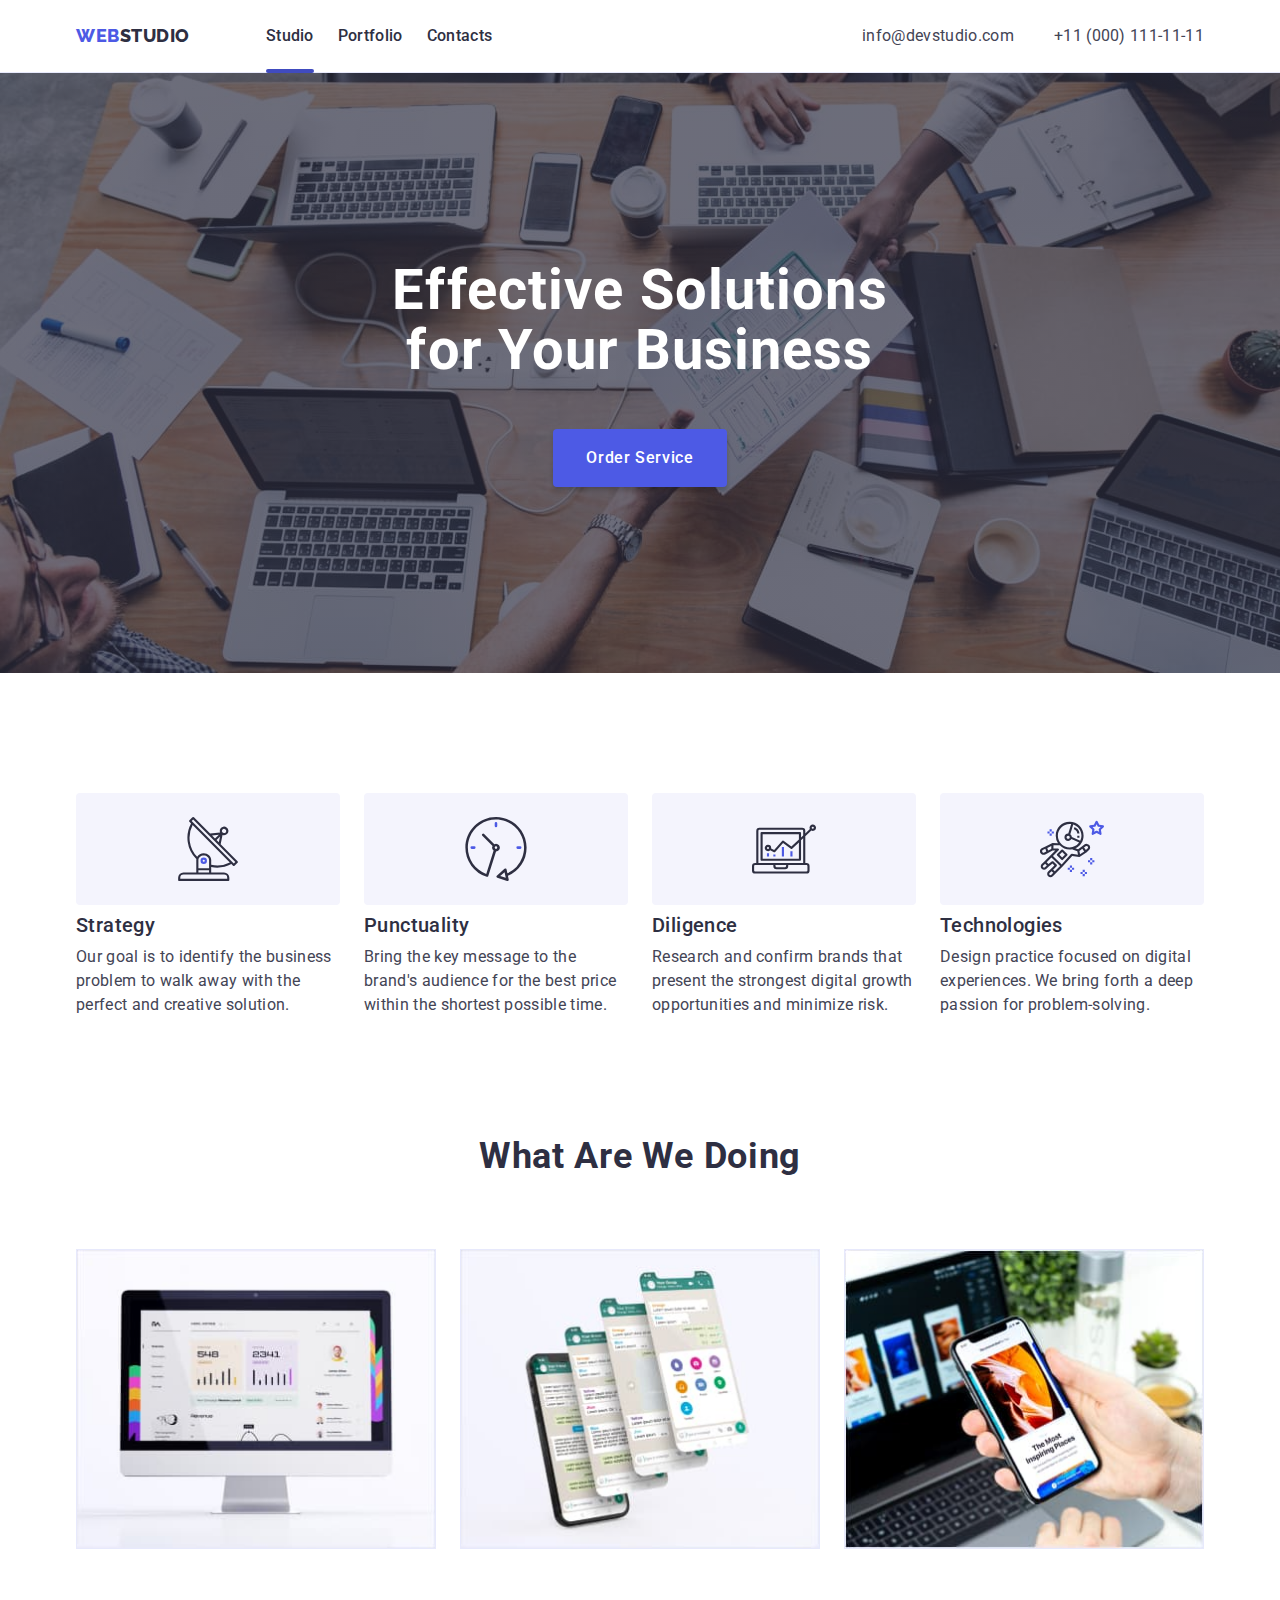
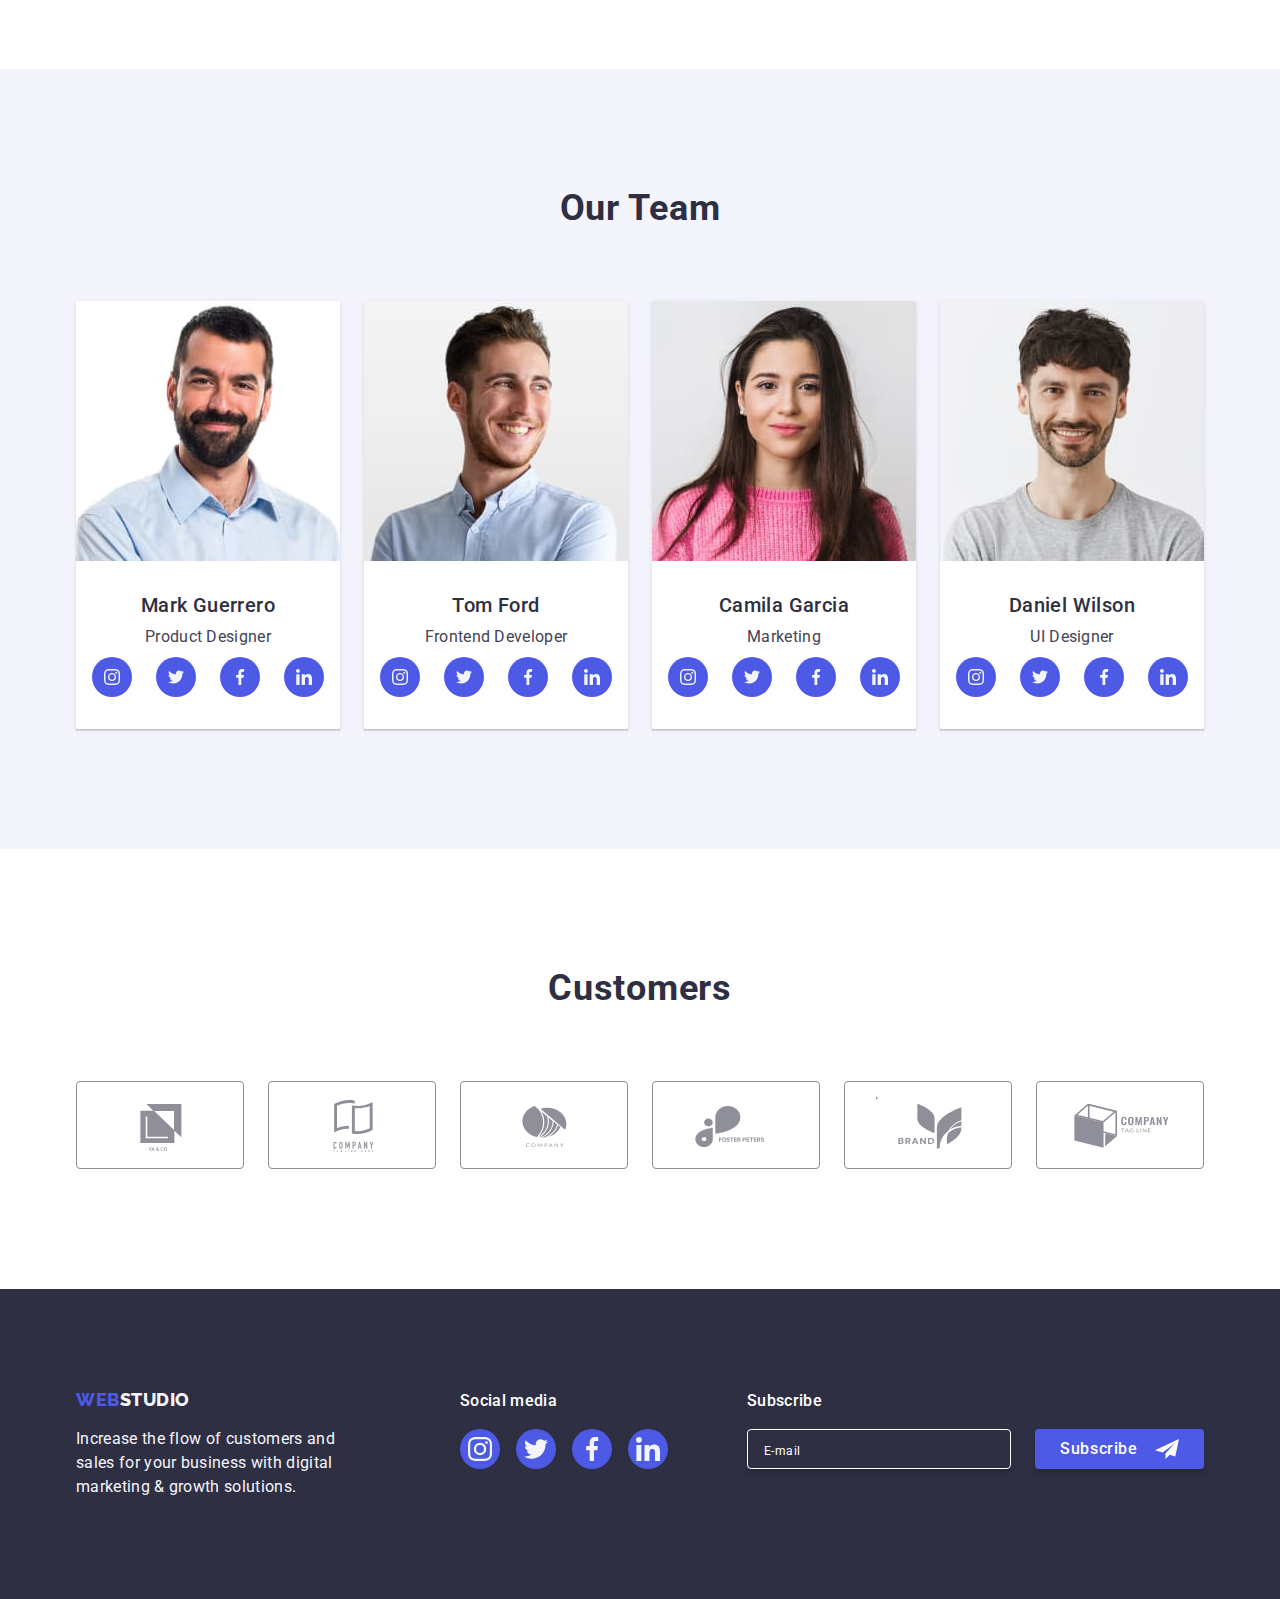
<file: index.html>
<!DOCTYPE html>
<html lang="en">
  <head>
    <meta charset="UTF-8" />
    <meta http-equiv="X-UA-Compatible" content="IE=edge" />
    <meta name="viewport" content="width=device-width, initial-scale=1.0" />
    <title>Webstudio</title>
    <link rel="preconnect" href="https://fonts.googleapis.com" />
    <link rel="preconnect" href="https://fonts.gstatic.com" crossorigin />
    <link
      href="https://fonts.googleapis.com/css2?family=Raleway:wght@800&family=Roboto:wght@400;500;700;900&display=swap"
      rel="stylesheet"
    />
    <link
      rel="stylesheet"
      href="https://cdnjs.cloudflare.com/ajax/libs/modern-normalize/2.0.0/modern-normalize.min.css"
    />
    <link rel="stylesheet" href="./css/styles.css" />
  </head>
  <body>
    <!-- Header -->
    <header class="header">
      <div class="container page-header">
        <nav class="header-nav">
          <a class="logo link" href="./index.html"
            >Web<span class="studio-header-logo">Studio</span></a
          >
          <ul class="list header-list">
            <li class="item">
              <a class="header-link current-link-page link" href="./index.html"
                >Studio</a
              >
            </li>
            <li class="item">
              <a class="header-link link" href="./portfolio.html">Portfolio</a>
            </li>
            <li class="item">
              <a class="header-link link" href="">Contacts</a>
            </li>
          </ul>
        </nav>
        <address>
          <ul class="list address-list">
            <li class="item">
              <a class="address-link link" href="mailto:info@devstudio.com"
                >info@devstudio.com</a
              >
            </li>
            <li class="item">
              <a class="address-link link" href="tel:+110001111111"
                >+11 (000) 111-11-11</a
              >
            </li>
          </ul>
        </address>
      </div>
    </header>
    <main>
      <!-- Hero -->
      <section class="hero overlay">
        <div class="container">
          <h1 class="hero-title">Effective Solutions for Your Business</h1>
          <button class="hero-btn" type="button" data-modal-open>
            Order Service
          </button>
        </div>
      </section>

      <!-- Our ADVANTAGES -->

      <section class="section">
        <div class="container">
          <h2 class="visually-hidden">Our advantages</h2>
          <ul class="advantages-list list">
            <li class="item">
              <div class="item-icon-advantages">
                <svg class="icon-advantages" width="64" height="64">
                  <use href="./images/svg/symbol-defs.svg#antenna-1"></use>
                </svg>
              </div>
              <h3 class="third-title">Strategy</h3>
              <p class="secondary-text">
                Our goal is to identify the business problem to walk away with
                the perfect and creative solution.
              </p>
            </li>
            <li class="item">
              <div class="item-icon-advantages">
                <svg class="icon-advantages" width="64" height="64">
                  <use href="./images/svg/symbol-defs.svg#clock-2"></use>
                </svg>
              </div>
              <h3 class="third-title">Punctuality</h3>
              <p class="secondary-text">
                Bring the key message to the brand's audience for the best price
                within the shortest possible time.
              </p>
            </li>
            <li class="item">
              <div class="item-icon-advantages">
                <svg class="icon-advantages" width="64" height="64">
                  <use href="./images/svg/symbol-defs.svg#diagram-3"></use>
                </svg>
              </div>
              <h3 class="third-title">Diligence</h3>
              <p class="secondary-text">
                Research and confirm brands that present the strongest digital
                growth opportunities and minimize risk.
              </p>
            </li>
            <li class="item">
              <div class="item-icon-advantages">
                <svg class="icon-advantages" width="64" height="64">
                  <use href="./images/svg/symbol-defs.svg#astronaut-4"></use>
                </svg>
              </div>
              <h3 class="third-title">Technologies</h3>
              <p class="secondary-text">
                Design practice focused on digital experiences. We bring forth a
                deep passion for problem-solving.
              </p>
            </li>
          </ul>
        </div>
      </section>
      <!-- What are we doing -->
      <section class="section doing">
        <div class="container">
          <h2 class="second-title">What are we doing</h2>
          <ul class="list doing-list">
            <li class="item">
              <img
                src="./images/img-1.jpg"
                alt="Computer"
                width="360"
                height="300"
              />
            </li>
            <li class="item">
              <img
                src="./images/img-2.jpg"
                alt="Phone"
                width="360"
                height="300"
              />
            </li>
            <li class="item">
              <img
                src="./images/img-3.jpg"
                alt="Synchronization"
                width="360"
                height="300"
              />
            </li>
          </ul>
        </div>
      </section>

      <!-- Our TEAM -->

      <section class="team section">
        <div class="container">
          <h2 class="second-title">Our Team</h2>
          <ul class="list team-list">
            <li class="item">
              <img
                src="./images/mark-guerrero.jpg"
                alt="Mark Guerrero"
                width="264"
                height="260"
              />
              <div class="team-img-text">
                <h3 class="third-title">Mark Guerrero</h3>
                <p class="secondary-text">Product Designer</p>

                <!-- ====== Icons SOCIAL-MEDIA -->

                <ul class="list-sm-icon list">
                  <li class="item-sm-icon">
                    <a
                      class="link-sm-icon"
                      href=""
                      rel="noopener noreferrer nofollow"
                    >
                      <svg class="sm-icon" width="16" height="16">
                        <use
                          href="./images/svg/symbol-defs.svg#instagram"
                        ></use>
                      </svg>
                    </a>
                  </li>
                  <li class="item-sm-icon">
                    <a
                      class="link-sm-icon"
                      href=""
                      rel="noopener noreferrer nofollow"
                    >
                      <svg class="sm-icon" width="16" height="16">
                        <use href="./images/svg/symbol-defs.svg#twitter"></use>
                      </svg>
                    </a>
                  </li>
                  <li class="item-sm-icon">
                    <a
                      class="link-sm-icon"
                      href=""
                      rel="noopener noreferrer nofollow"
                    >
                      <svg class="sm-icon" width="16" height="16">
                        <use href="./images/svg/symbol-defs.svg#facebook"></use>
                      </svg>
                    </a>
                  </li>
                  <li class="item-sm-icon">
                    <a
                      class="link-sm-icon"
                      href=""
                      rel="noopener noreferrer nofollow"
                    >
                      <svg class="sm-icon" width="16" height="16">
                        <use href="./images/svg/symbol-defs.svg#linkedin"></use>
                      </svg>
                    </a>
                  </li>
                </ul>
              </div>
            </li>

            <!-- ====== Icons SOCIAL-MEDIA -->

            <li class="item">
              <img
                src="./images/tom-ford.jpg"
                alt="Tom Ford"
                width="264"
                height="260"
              />
              <div class="team-img-text">
                <h3 class="third-title">Tom Ford</h3>
                <p class="secondary-text">Frontend Developer</p>
                <ul class="list-sm-icon list">
                  <li class="item-sm-icon">
                    <a
                      class="link-sm-icon"
                      href=""
                      rel="noopener noreferrer nofollow"
                    >
                      <svg class="sm-icon" width="16" height="16">
                        <use
                          href="./images/svg/symbol-defs.svg#instagram"
                        ></use>
                      </svg>
                    </a>
                  </li>
                  <li class="item-sm-icon">
                    <a
                      class="link-sm-icon"
                      href=""
                      rel="noopener noreferrer nofollow"
                    >
                      <svg class="sm-icon" width="16" height="16">
                        <use href="./images/svg/symbol-defs.svg#twitter"></use>
                      </svg>
                    </a>
                  </li>
                  <li class="item-sm-icon">
                    <a
                      class="link-sm-icon"
                      href=""
                      rel="noopener noreferrer nofollow"
                    >
                      <svg class="sm-icon" width="16" height="16">
                        <use href="./images/svg/symbol-defs.svg#facebook"></use>
                      </svg>
                    </a>
                  </li>
                  <li class="item-sm-icon">
                    <a
                      class="link-sm-icon"
                      href=""
                      rel="noopener noreferrer nofollow"
                    >
                      <svg class="sm-icon" width="16" height="16">
                        <use href="./images/svg/symbol-defs.svg#linkedin"></use>
                      </svg>
                    </a>
                  </li>
                </ul>
              </div>
            </li>
            <li class="item">
              <img
                src="./images/camila-garcia.jpg"
                alt="Camila Garcia"
                width="264"
                height="260"
              />
              <div class="team-img-text">
                <h3 class="third-title">Camila Garcia</h3>
                <p class="secondary-text">Marketing</p>
                <ul class="list-sm-icon list">
                  <li class="item-sm-icon">
                    <a
                      class="link-sm-icon"
                      href=""
                      rel="noopener noreferrer nofollow"
                    >
                      <svg class="sm-icon" width="16" height="16">
                        <use
                          href="./images/svg/symbol-defs.svg#instagram"
                        ></use>
                      </svg>
                    </a>
                  </li>
                  <li class="item-sm-icon">
                    <a
                      class="link-sm-icon"
                      href=""
                      rel="noopener noreferrer nofollow"
                    >
                      <svg class="sm-icon" width="16" height="16">
                        <use href="./images/svg/symbol-defs.svg#twitter"></use>
                      </svg>
                    </a>
                  </li>
                  <li class="item-sm-icon">
                    <a
                      class="link-sm-icon"
                      href=""
                      rel="noopener noreferrer nofollow"
                    >
                      <svg class="sm-icon" width="16" height="16">
                        <use href="./images/svg/symbol-defs.svg#facebook"></use>
                      </svg>
                    </a>
                  </li>
                  <li class="item-sm-icon">
                    <a
                      class="link-sm-icon"
                      href=""
                      rel="noopener noreferrer nofollow"
                    >
                      <svg class="sm-icon" width="16" height="16">
                        <use href="./images/svg/symbol-defs.svg#linkedin"></use>
                      </svg>
                    </a>
                  </li>
                </ul>
              </div>
            </li>
            <li class="item">
              <img
                src="./images/daniel-wilson.jpg"
                alt="Daniel Wilson"
                width="264"
                height="260"
              />
              <div class="team-img-text">
                <h3 class="third-title">Daniel Wilson</h3>
                <p class="secondary-text">UI Designer</p>
                <ul class="list-sm-icon list">
                  <li class="item-sm-icon">
                    <a
                      class="link-sm-icon"
                      href=""
                      rel="noopener noreferrer nofollow"
                    >
                      <svg class="sm-icon" width="16" height="16">
                        <use
                          href="./images/svg/symbol-defs.svg#instagram"
                        ></use>
                      </svg>
                    </a>
                  </li>
                  <li class="item-sm-icon">
                    <a
                      class="link-sm-icon"
                      href=""
                      rel="noopener noreferrer nofollow"
                    >
                      <svg class="sm-icon" width="16" height="16">
                        <use href="./images/svg/symbol-defs.svg#twitter"></use>
                      </svg>
                    </a>
                  </li>
                  <li class="item-sm-icon">
                    <a
                      class="link-sm-icon"
                      href=""
                      rel="noopener noreferrer nofollow"
                    >
                      <svg class="sm-icon" width="16" height="16">
                        <use href="./images/svg/symbol-defs.svg#facebook"></use>
                      </svg>
                    </a>
                  </li>
                  <li class="item-sm-icon">
                    <a
                      class="link-sm-icon"
                      href=""
                      rel="noopener noreferrer nofollow"
                    >
                      <svg class="sm-icon" width="16" height="16">
                        <use href="./images/svg/symbol-defs.svg#linkedin"></use>
                      </svg>
                    </a>
                  </li>
                </ul>
              </div>
            </li>
          </ul>
        </div>
      </section>
    </main>

    <!-- Customers -->

    <section class="section">
      <div class="container">
        <h2 class="second-title">Customers</h2>
        <ul class="list-icon-customers list">
          <li class="item-icon-customer">
            <a
              href=""
              class="link-icon-customer"
              rel="noopener noreferrer nofollow"
            >
              <svg class="icon-customer" width="104" height="56">
                <use href="./images/svg/symbol-defs.svg#client-1"></use>
              </svg>
            </a>
          </li>
          <li class="item-icon-customer">
            <a
              href=""
              class="link-icon-customer"
              rel="noopener noreferrer nofollow"
            >
              <svg class="icon-customer" width="104" height="56">
                <use href="./images/svg/symbol-defs.svg#client-2"></use>
              </svg>
            </a>
          </li>
          <li class="item-icon-customer">
            <a
              href=""
              class="link-icon-customer"
              rel="noopener noreferrer nofollow"
            >
              <svg class="icon-customer" width="104" height="56">
                <use href="./images/svg/symbol-defs.svg#client-3"></use>
              </svg>
            </a>
          </li>
          <li class="item-icon-customer">
            <a
              href=""
              class="link-icon-customer"
              rel="noopener noreferrer nofollow"
            >
              <svg class="icon-customer" width="104" height="56">
                <use href="./images/svg/symbol-defs.svg#client-4"></use>
              </svg>
            </a>
          </li>
          <li class="item-icon-customer">
            <a
              href=""
              class="link-icon-customer"
              rel="noopener noreferrer nofollow"
            >
              <svg class="icon-customer" width="104" height="56">
                <use href="./images/svg/symbol-defs.svg#client-5"></use>
              </svg>
            </a>
          </li>
          <li class="item-icon-customer">
            <a
              href=""
              class="link-icon-customer"
              rel="noopener noreferrer nofollow"
            >
              <svg class="icon-customer" width="104" height="56">
                <use href="./images/svg/symbol-defs.svg#client-6"></use>
              </svg>
            </a>
          </li>
        </ul>
      </div>
    </section>

    <!-- Footer -->
    <footer class="footer">
      <div class="container social-media">
        <div>
          <a class="logo link logo-footer" href="./index.html"
            >Web<span class="studio-footer-logo">Studio</span>
          </a>
          <p class="footer-text">
            Increase the flow of customers and sales for your business with
            digital marketing & growth solutions.
          </p>
        </div>
        <div class="sm-container">
          <p class="footer-subtitle-text">Social media</p>
          <ul class="list-sm-icon list-footer-sm list">
            <li class="item-sm-icon">
              <a
                class="link-sm-icon link-footer-sm"
                href=""
                rel="noopener noreferrer nofollow"
              >
                <svg class="sm-icon" width="24" height="24">
                  <use href="./images/svg/symbol-defs.svg#instagram"></use>
                </svg>
              </a>
            </li>
            <li class="item-sm-icon">
              <a
                class="link-sm-icon link-footer-sm"
                href=""
                rel="noopener noreferrer nofollow"
              >
                <svg class="sm-icon" width="24" height="24">
                  <use href="./images/svg/symbol-defs.svg#twitter"></use>
                </svg>
              </a>
            </li>
            <li class="item-sm-icon">
              <a
                class="link-sm-icon link-footer-sm"
                href=""
                rel="noopener noreferrer nofollow"
              >
                <svg class="sm-icon" width="24" height="24">
                  <use href="./images/svg/symbol-defs.svg#facebook"></use>
                </svg>
              </a>
            </li>
            <li class="item-sm-icon">
              <a
                class="link-sm-icon link-footer-sm"
                href=""
                rel="noopener noreferrer nofollow"
              >
                <svg class="sm-icon" width="24" height="24">
                  <use href="./images/svg/symbol-defs.svg#linkedin"></use>
                </svg>
              </a>
            </li>
          </ul>
        </div>
        <div class="container-footer-form">
          <p class="footer-subtitle-text">Subscribe</p>
          <form class="footer-form">
            <label>
              <input
                class="footer-email-input"
                type="email"
                name="email"
                placeholder="E-mail"
                required
              />
            </label>
            <button class="btn-footer" type="submit">
              Subscribe
              <svg class="icon-footer" width="24" height="24">
                <use href="./images/svg/symbol-defs.svg#telegram"></use>
              </svg>
            </button>
          </form>
        </div>
      </div>
    </footer>

    <!-- ===== MODAL WINDOW ===== -->

    <div class="backdrop is-hidden" data-modal>
      <div class="modal-window">
        <button class="close-button" type="button" data-modal-close>
          <svg class="icon-close-button" width="8" height="8">
            <use href="./images/svg/symbol-defs.svg#close-button"></use>
          </svg>
        </button>

        <!-- ===== FORM in Modal window  -->

        <p class="modal-title">Leave your contacts and we will call you back</p>

        <form class="modal-form" autocomplete="off">
          <label for="user-name" class="modal-form-label">Name</label>
          <div class="modal-form-input-wrapper">
            <input
              class="modal-form-input"
              type="text"
              name="name"
              id="user-name"
              required
              pattern="[a-zA-Z]+$"
              minlength="2"
            />
            <svg class="icon-modal-form" width="18" height="24">
              <use href="./images/svg/symbol-defs.svg#name"></use>
            </svg>
          </div>

          <label for="user-phone" class="modal-form-label">Phone</label>
          <div class="modal-form-input-wrapper">
            <input
              class="modal-form-input"
              type="tel"
              name="phone"
              id="user-phone"
              required
              pattern="[0-9]{3}-[0-9]{3}-[0-9]{2}-[0-9]{2}"
              title="[xxx-xxx-xx-xx]"
            />
            <svg class="icon-modal-form" width="18" height="24">
              <use href="./images/svg/symbol-defs.svg#phone"></use>
            </svg>
          </div>

          <label for="user-email" class="modal-form-label">Email</label>
          <div class="modal-form-input-wrapper">
            <input
              class="modal-form-input"
              type="email"
              name="email"
              id="user-email"
              required
            />
            <svg class="icon-modal-form" width="18" height="24">
              <use href="./images/svg/symbol-defs.svg#email"></use>
            </svg>
          </div>

          <label for="user-comment" class="modal-form-label">Comment</label>
          <textarea
            class="field-textarea"
            name="comment"
            id="user-comment"
            placeholder="Text input"
          ></textarea>

          <!-- ===== Checkbox ===== -->

          <div class="checkbox-wrapper">
            <label class="modal-form-label checkbox-label">
              <input
                class="checkbox-input visually-hidden"
                type="checkbox"
                name="user-policy"
              />

              <svg class="checkbox-icon" width="16" height="16">
                <use href="./images/svg/symbol-defs.svg#vector"></use>
              </svg>
              <span class="empty-checkbox"></span>
              I accept the terms and conditions of the&nbsp;
              <a class="policy-link" href="">Privacy Policy</a>
            </label>
          </div>
          <button class="btn-modal-form" type="submit">Send</button>
        </form>
      </div>
    </div>

    <!-- ===== MODAL WINDOW===== -->

    <!-- ===== Script-JS close modal window ===== -->

    <script src="./js/modal.js"></script>
  </body>
</html>
</file>
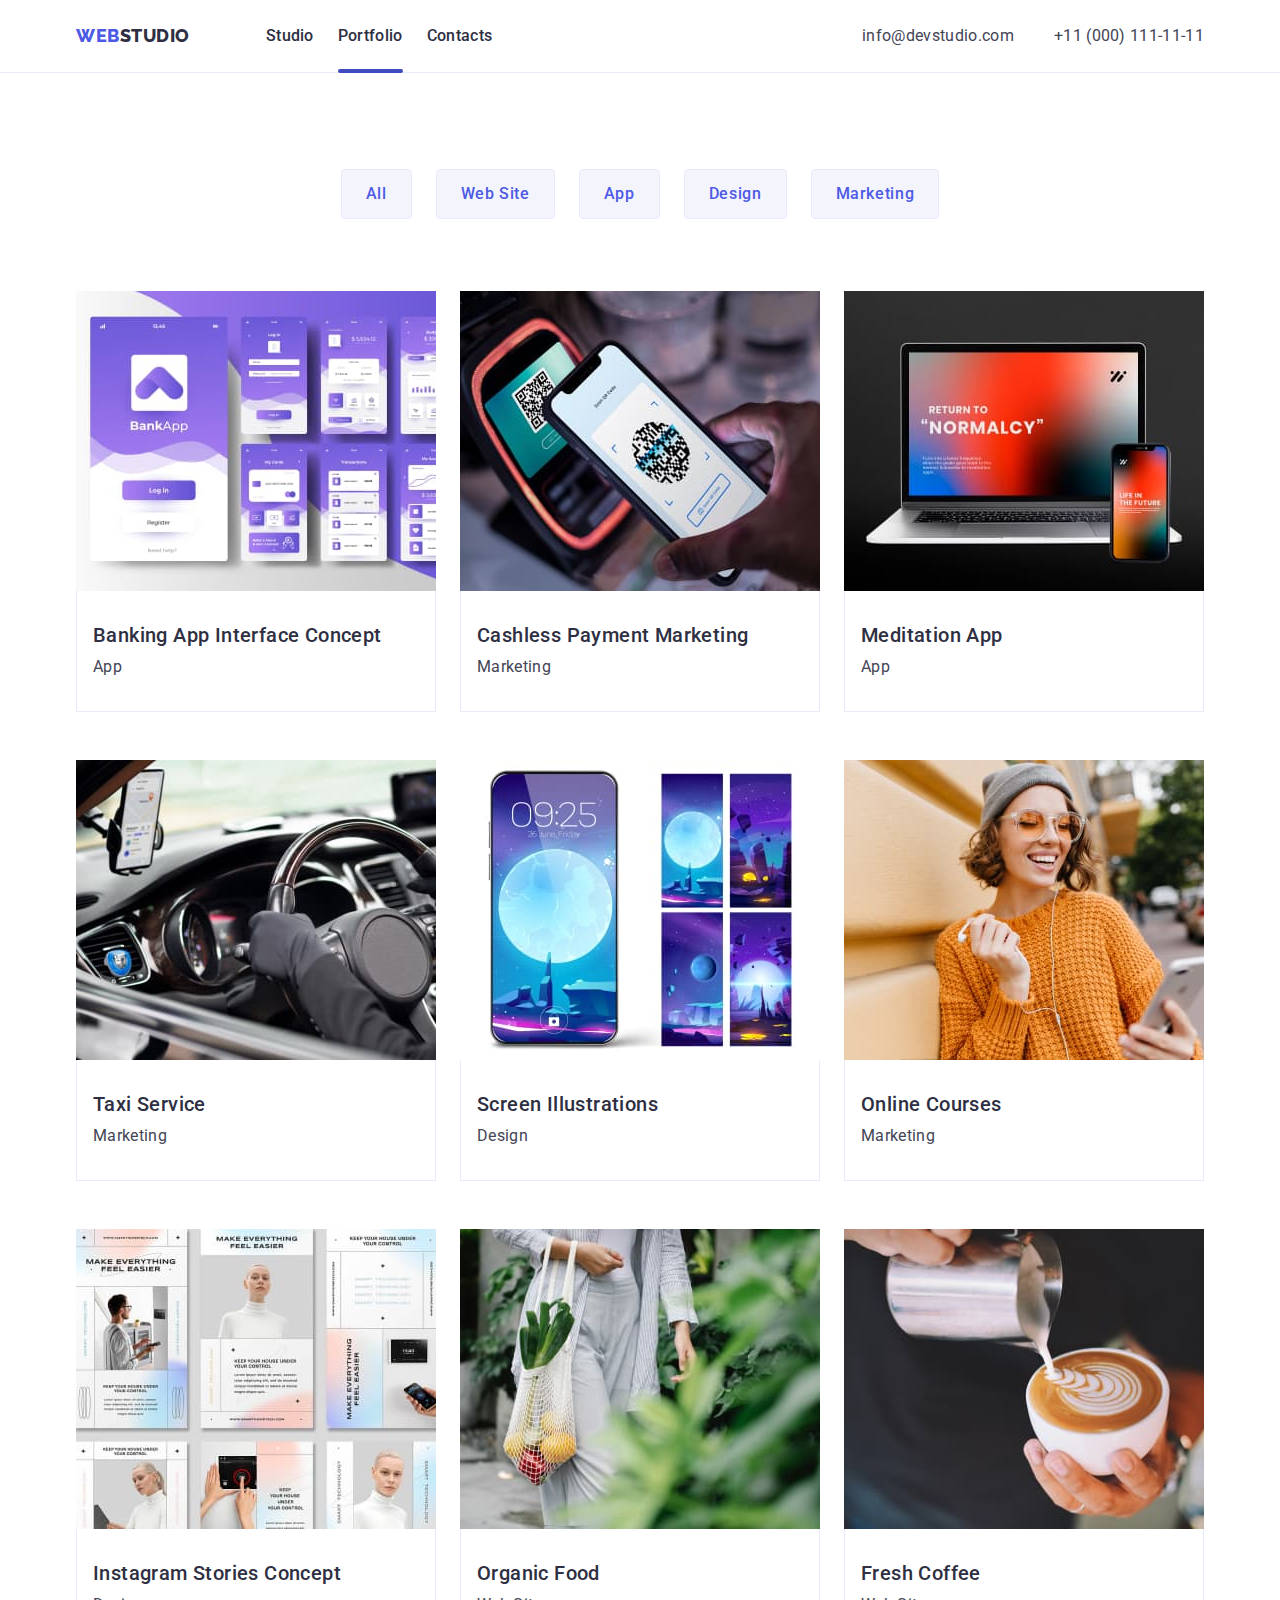
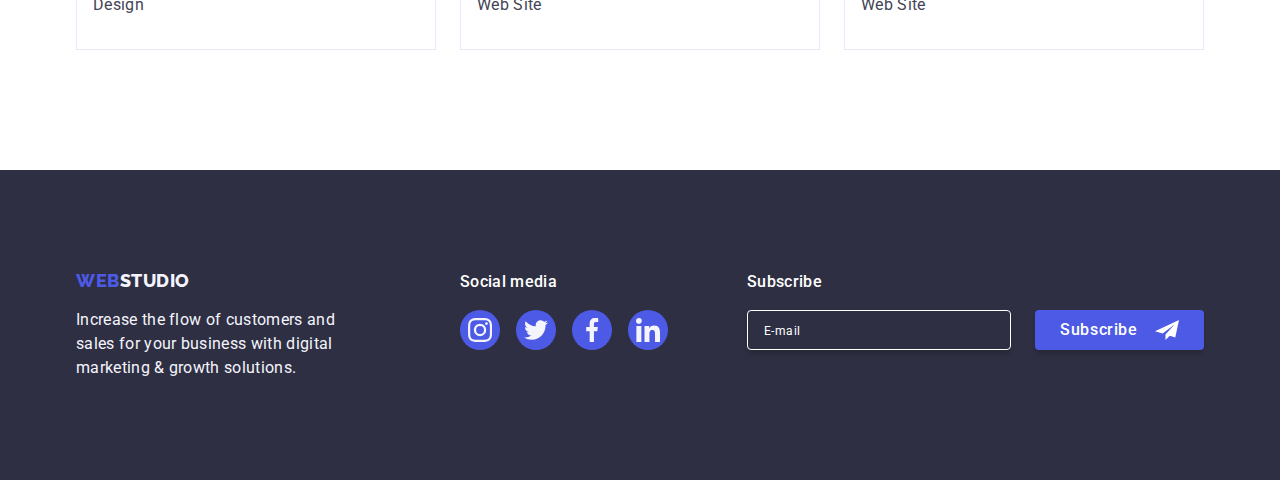
<file: portfolio.html>
<!DOCTYPE html>
<html lang="en">
  <head>
    <meta charset="UTF-8" />
    <meta name="viewport" content="width=device-width, initial-scale=1.0" />
    <title>Portfolio</title>
    <link rel="preconnect" href="https://fonts.googleapis.com" />
    <link rel="preconnect" href="https://fonts.gstatic.com" crossorigin />
    <link
      href="https://fonts.googleapis.com/css2?family=Raleway:wght@800&family=Roboto:wght@400;500;700;900&display=swap"
      rel="stylesheet"
    />
    <link
      rel="stylesheet"
      href="https://cdnjs.cloudflare.com/ajax/libs/modern-normalize/2.0.0/modern-normalize.min.css"
    />
    <link rel="stylesheet" href="./css/styles.css" />
  </head>
  <body>
    <!-- Header -->
    <header class="header">
      <div class="container page-header">
        <nav class="header-nav">
          <a class="logo link" href="./index.html"
            >Web<span class="studio-header-logo">Studio</span></a
          >
          <ul class="list header-list">
            <li class="item">
              <a class="header-link link" href="./index.html">Studio</a>
            </li>
            <li class="item">
              <a
                class="header-link current-link-page link"
                href="./portfolio.html"
                >Portfolio</a
              >
            </li>
            <li class="item">
              <a class="header-link link" href="">Contacts</a>
            </li>
          </ul>
        </nav>
        <address>
          <ul class="list address-list">
            <li class="item">
              <a class="address-link link" href="mailto:info@devstudio.com"
                >info@devstudio.com</a
              >
            </li>
            <li class="item">
              <a class="address-link link" href="tel:+110001111111"
                >+11 (000) 111-11-11</a
              >
            </li>
          </ul>
        </address>
      </div>
    </header>
    <main>
      <!-- Filtres -->

      <section class="section portfolio">
        <div class="container">
          <h1 class="visually-hidden">Portfolio</h1>
          <ul class="list filter-list">
            <li><button class="filter-btn" type="button">All</button></li>
            <li><button class="filter-btn" type="button">Web Site</button></li>
            <li><button class="filter-btn" type="button">App</button></li>
            <li><button class="filter-btn" type="button">Design</button></li>
            <li><button class="filter-btn" type="button">Marketing</button></li>
          </ul>

          <ul class="portfolio-list list">
            <li class="portfolio-item">
              <a class="portfolio-link link" href="">
                <div class="portfolio-list-img-wrapper">
                  <img
                    src="./images/images-portfolio/app-1.jpg"
                    alt="Banking App Interface Concept"
                    width="360"
                    height="300"
                  />
                  <p class="portfolio-overlay">
                    14 Stylish and User-Friendly App Design Concepts · Task
                    Manager App · Calorie Tracker App · Exotic Fruit Ecommerce
                    App · Cloud Storage App
                  </p>
                </div>
                <div class="portfolio-img-text">
                  <h2 class="third-title">Banking App Interface Concept</h2>
                  <p class="secondary-text portfolio-text">App</p>
                </div>
              </a>
            </li>

            <li class="portfolio-item">
              <a class="portfolio-link link" href="">
                <div class="portfolio-list-img-wrapper">
                  <img
                    src="./images/images-portfolio/marketing-2.jpg"
                    alt="Cashless Payment"
                    width="360"
                    height="300"
                  />
                  <p class="portfolio-overlay">
                    14 Stylish and User-Friendly App Design Concepts · Task
                    Manager App · Calorie Tracker App · Exotic Fruit Ecommerce
                    App · Cloud Storage App
                  </p>
                </div>
                <div class="portfolio-img-text">
                  <h2 class="third-title">Cashless Payment Marketing</h2>
                  <p class="secondary-text portfolio-text">Marketing</p>
                </div>
              </a>
            </li>

            <li class="portfolio-item">
              <a class="portfolio-link link" href="">
                <div class="portfolio-list-img-wrapper">
                  <img
                    src="./images/images-portfolio/app-3.jpg"
                    alt="Meditation App"
                    width="360"
                    height="300"
                  />
                  <p class="portfolio-overlay">
                    14 Stylish and User-Friendly App Design Concepts · Task
                    Manager App · Calorie Tracker App · Exotic Fruit Ecommerce
                    App · Cloud Storage App
                  </p>
                </div>
                <div class="portfolio-img-text">
                  <h2 class="third-title">Meditation App</h2>
                  <p class="secondary-text portfolio-text">App</p>
                </div>
              </a>
            </li>

            <li class="portfolio-item">
              <a class="portfolio-link link" href="">
                <div class="portfolio-list-img-wrapper">
                  <img
                    src="./images/images-portfolio/marketing-4.jpg"
                    alt="Taxi Service"
                    width="360"
                    height="300"
                  />
                  <p class="portfolio-overlay">
                    14 Stylish and User-Friendly App Design Concepts · Task
                    Manager App · Calorie Tracker App · Exotic Fruit Ecommerce
                    App · Cloud Storage App
                  </p>
                </div>
                <div class="portfolio-img-text">
                  <h2 class="third-title">Taxi Service</h2>
                  <p class="secondary-text portfolio-text">Marketing</p>
                </div>
              </a>
            </li>

            <li class="portfolio-item">
              <a class="portfolio-link link" href="">
                <div class="portfolio-list-img-wrapper">
                  <img
                    src="./images/images-portfolio/design-5.jpg"
                    alt="Screen Illustrations"
                    width="360"
                    height="300"
                  />
                  <p class="portfolio-overlay">
                    14 Stylish and User-Friendly App Design Concepts · Task
                    Manager App · Calorie Tracker App · Exotic Fruit Ecommerce
                    App · Cloud Storage App
                  </p>
                </div>
                <div class="portfolio-img-text">
                  <h2 class="third-title">Screen Illustrations</h2>
                  <p class="secondary-text portfolio-text">Design</p>
                </div>
              </a>
            </li>

            <li class="portfolio-item">
              <a class="portfolio-link link" href="">
                <div class="portfolio-list-img-wrapper">
                  <img
                    src="./images/images-portfolio/marketing-6.jpg"
                    alt="Online Courses"
                    width="360"
                    height="300"
                  />
                  <p class="portfolio-overlay">
                    14 Stylish and User-Friendly App Design Concepts · Task
                    Manager App · Calorie Tracker App · Exotic Fruit Ecommerce
                    App · Cloud Storage App
                  </p>
                </div>
                <div class="portfolio-img-text">
                  <h2 class="third-title">Online Courses</h2>
                  <p class="secondary-text portfolio-text">Marketing</p>
                </div>
              </a>
            </li>

            <li class="portfolio-item">
              <a class="portfolio-link link" href="">
                <div class="portfolio-list-img-wrapper">
                  <img
                    src="./images/images-portfolio/design-7.jpg"
                    alt="Instagram Stories Concept"
                    width="360"
                    height="300"
                  />
                  <p class="portfolio-overlay">
                    14 Stylish and User-Friendly App Design Concepts · Task
                    Manager App · Calorie Tracker App · Exotic Fruit Ecommerce
                    App · Cloud Storage App
                  </p>
                </div>
                <div class="portfolio-img-text">
                  <h2 class="third-title">Instagram Stories Concept</h2>
                  <p class="secondary-text portfolio-text">Design</p>
                </div>
              </a>
            </li>

            <li class="portfolio-item">
              <a class="portfolio-link link" href="">
                <div class="portfolio-list-img-wrapper">
                  <img
                    src="./images/images-portfolio/website-8.jpg"
                    alt="Organic Food"
                    width="360"
                    height="300"
                  />
                  <p class="portfolio-overlay">
                    14 Stylish and User-Friendly App Design Concepts · Task
                    Manager App · Calorie Tracker App · Exotic Fruit Ecommerce
                    App · Cloud Storage App
                  </p>
                </div>
                <div class="portfolio-img-text">
                  <h2 class="third-title">Organic Food</h2>
                  <p class="secondary-text portfolio-text">Web Site</p>
                </div>
              </a>
            </li>

            <li class="portfolio-item">
              <a class="portfolio-link link" href="">
                <div class="portfolio-list-img-wrapper">
                  <img
                    src="./images/images-portfolio/website-9.jpg"
                    alt="Fresh Coffee"
                    width="360"
                    height="300"
                  />
                  <p class="portfolio-overlay">
                    14 Stylish and User-Friendly App Design Concepts · Task
                    Manager App · Calorie Tracker App · Exotic Fruit Ecommerce
                    App · Cloud Storage App
                  </p>
                </div>
                <div class="portfolio-img-text">
                  <h2 class="third-title">Fresh Coffee</h2>
                  <p class="secondary-text portfolio-text">Web Site</p>
                </div>
              </a>
            </li>
          </ul>
        </div>
      </section>
    </main>

    <!-- Footer -->
    <footer class="footer">
      <div class="container social-media">
        <div>
          <a class="logo link logo-footer" href="./index.html"
            >Web<span class="studio-footer-logo">Studio</span>
          </a>
          <p class="footer-text">
            Increase the flow of customers and sales for your business with
            digital marketing & growth solutions.
          </p>
        </div>
        <div class="sm-container">
          <p class="footer-subtitle-text">Social media</p>
          <ul class="list-sm-icon list-footer-sm list">
            <li class="item-sm-icon">
              <a
                class="link-sm-icon link-footer-sm"
                href=""
                rel="noopener noreferrer nofollow"
              >
                <svg class="sm-icon" width="24" height="24">
                  <use href="./images/svg/symbol-defs.svg#instagram"></use>
                </svg>
              </a>
            </li>
            <li class="item-sm-icon">
              <a
                class="link-sm-icon link-footer-sm"
                href=""
                rel="noopener noreferrer nofollow"
              >
                <svg class="sm-icon" width="24" height="24">
                  <use href="./images/svg/symbol-defs.svg#twitter"></use>
                </svg>
              </a>
            </li>
            <li class="item-sm-icon">
              <a
                class="link-sm-icon link-footer-sm"
                href=""
                rel="noopener noreferrer nofollow"
              >
                <svg class="sm-icon" width="24" height="24">
                  <use href="./images/svg/symbol-defs.svg#facebook"></use>
                </svg>
              </a>
            </li>
            <li class="item-sm-icon">
              <a
                class="link-sm-icon link-footer-sm"
                href=""
                rel="noopener noreferrer nofollow"
              >
                <svg class="sm-icon" width="24" height="24">
                  <use href="./images/svg/symbol-defs.svg#linkedin"></use>
                </svg>
              </a>
            </li>
          </ul>
        </div>
        <div class="container-footer-form">
          <p class="footer-subtitle-text">Subscribe</p>
          <form class="footer-form">
            <label>
              <input
                class="footer-email-input"
                type="email"
                name="email"
                placeholder="E-mail"
                required
              />
            </label>
            <button class="btn-footer" type="submit">
              Subscribe
              <svg class="icon-footer" width="24" height="24">
                <use href="./images/svg/symbol-defs.svg#telegram"></use>
              </svg>
            </button>
          </form>
        </div>
      </div>
    </footer>
  </body>
</html>
</file>
<file: css/styles.css>
:root {
  --color-iris: #4d5ae5;
  --color-ocean: #404bbf;
  --color-navy-blue: #2e2f42;
  --color-green: #31d0aa;
  --color-slate: #434455;
  --color-light-slate: #8e8f99;
  --color-cornflower: #e7e9fc;
  --color-cloud: #f4f4fd;
  --color-navy-blue-modal:rgba(46, 47, 66, 0.40);
  --color-grey: #2e2f42;
  --color-white: #ffffff;
  --color-dairy: #fcfcfc;

  --transition-dur-and-func: 250ms cubic-bezier(0.4, 0, 0.2, 1);
}

/* Сбрасывание стилей */

.link {
  text-decoration: none;
}

.list {
  list-style: none;
}

h1,
h2,
h3,
h4,
p {
  margin-top: 0;
  margin-bottom: 0;
}

ul {
  margin-top: 0;
  margin-bottom: 0;
  padding-left: 0;
}

img {
  display: block;
  width: 100%;
  height: auto;
}

body {
  font-family: Roboto, sans-serif;
  font-size: 16px;
  font-style: normal;
  background-color: var(--color-white);
  color: var(--color-slate);
}

.container {
  width: 1158px;
  padding-left: 15px;
  padding-right: 15px;
  margin-left: auto;
  margin-right: auto;
  
}

.section {
  padding-top: 120px;
  padding-bottom: 120px;
}

/* =============== HEADER =============== */

.header {
  border-bottom: 1px solid var(--color-cornflower);
}

.logo {
  font-size: 18px;
  font-family: Raleway, sans-serif;
  font-weight: 800;
  line-height: 1.17;
  letter-spacing: 0.54px;
  text-transform: uppercase;
  color: var(--color-iris);
}

.studio-header-logo {
  color: var(--color-navy-blue);
}

/* Menu nav, address */
.header-link {
  position: relative;
  display: block;
  padding-top: 24px;
  padding-bottom: 24px;

  font-weight: 500;
  line-height: 1.5;
  letter-spacing: 0.32px;
  color: var(--color-navy-blue);

  transition: color var(--transition-dur-and-func);
}

/* ======Add bottom underline for current page===== */

.current-link-page::after{
  position: absolute;
  left: 0;
  bottom: -1px;

  content: '';
  display: block;
  width: 100%;
  height: 4px;
  border-radius: 2px;
  background: var(--color-ocean);

}

/* =====Add bottom underline for current page====== */


.address-link {
  font-style: normal;
  font-weight: 400;
  line-height: 1.5;
  letter-spacing: 0.32px;
  color: inherit;

  transition: color var(--transition-dur-and-func);
}

.header-link:is(:hover, :focus),
.address-link:is(:hover, :focus) {
  color: var(--color-ocean);
}

.page-header {
  display: flex;
  justify-content: space-between;
  align-items: center;
}

.header-nav {
  display: flex;
  align-items: center;
}

.header-list {
  display: flex;
  margin-left: 76px;
  gap: 24px;
}

.address-list {
  display: flex;
}

.address-list > .item + .item {
  margin-left: 40px;
}

/* =============== HERO =============== */

.hero {
  
  padding-top: 188px;
  padding-bottom: 188px;
}

.overlay {
  height: 600px;
  max-width: 1440px;
  margin-left: auto;
  margin-right: auto;

  background-color: var(--color-navy-blue);
  background-image: linear-gradient(rgba(46, 47, 66, 0.70),rgba(46, 47, 66, 0.70)),
    url('../images/people-office.jpg');
  background-repeat: no-repeat;
  background-size: cover;
 
}

.hero-title {
  width: 496px;
  margin-left: auto;
  margin-right: auto;
  margin-bottom: 48px;

  font-size: 56px;
  font-weight: 700;
  line-height: 1.07;
  letter-spacing: 1.12px;
  color: var(--color-white);
  text-align: center;
}

.hero-btn, .btn-modal-form, .btn-footer {
  display: block;
  margin-left: auto;
  margin-right: auto;
  min-width: 169px;
  padding-top: 16px;
  padding-right: 32px;
  padding-bottom: 16px;
  padding-left: 32px;
  border: 1px solid transparent;

  font-weight: 500;
  line-height: 1.5;
  letter-spacing: 0.64px;
  color: var(--color-white);
  cursor: pointer;
  border-radius: 4px;
  background: var(--color-iris);
  box-shadow: 0px 4px 4px 0px rgba(0, 0, 0, 0.15);

  transition: background-color var(--transition-dur-and-func);
}

.hero-btn:is(:hover, :focus), .btn-modal-form:is(:hover, :focus), .btn-footer:is(:hover, :focus) {
  background-color: var(--color-ocean);
}

/* =============== Our ADVANTAGES =============== */

.visually-hidden {
  position: absolute;
  width: 1px;
  height: 1px;
  margin: -1px;
  border: 0;
  padding: 0;
  white-space: nowrap;
  clip-path: inset(100%);
  clip: rect(0 0 0 0);
  overflow: hidden;
}

.third-title {
  margin-bottom: 8px;

  font-size: 20px;
  font-weight: 500;
  line-height: 1.2;
  letter-spacing: 0.4px;
  color: var(--color-navy-blue);
}

.secondary-text, .footer-text {
  font-weight: 400;
  line-height: 1.5;
  letter-spacing: 0.32px;
}


/* Icons advantages */

.item-icon-advantages {
  display: flex;
  justify-content: center;
  align-items: center;
  width: 264px;
  height: 112px;
  margin-bottom: 8px;
  background-color: var(--color-cloud);
  border-radius: 4px;
}


.advantages-list {
  display: flex;
}

.advantages-list > .item {
  flex-basis: calc((100% - 72px) / 4);
}

.advantages-list > .item:not(:last-child) {
  margin-right: 24px;
}

/* =============== WHAT ARE WE DOING =============== */

.second-title {
  margin-bottom: 72px;

  font-size: 36px;
  font-weight: 700;
  line-height: 1.11;
  letter-spacing: 0.72px;
  text-transform: capitalize;
  text-align: center;
  color: var(--color-navy-blue);
}

.doing {
  padding-top: 0px;
}

.doing-list {
  display: flex;
}

.doing-list > .item {
  flex-basis: calc((100% - 48px) / 3);
  border: 1px solid var(--color-cornflower);
}

.doing-list > .item:not(:last-child) {
  margin-right: 24px;
}

/* =============== OUR TEAM =============== */

.team {
  background-color: var(--color-cloud);
}

.team-list {
  display: flex;
}

.team-list > .item {
  flex-basis: calc((100%-72px) / 4);
}

.team-list > .item:not(:last-child) {
  margin-right: 24px;
}

.team-list > .item {
  box-shadow: 0px 2px 1px 0px rgba(46, 47, 66, 0.08), 0px 1px 1px 0px rgba(46, 47, 66, 0.16), 0px 1px 6px 0px rgba(46, 47, 66, 0.08);
}

.team-img-text {
  padding-top: 32px;
  padding-right: 16px;
  padding-bottom: 32px;
  padding-left: 16px;
  text-align: center;

  border-radius: 0px 0px 4px 4px;
  background: var(--color-white);
}



/*======= Icons S0CIAL-MEDIA in Team=========*/

.list-sm-icon {
  display: flex;
  justify-content: center;
  align-items: center;
  gap:24px;
  margin-top: 8px;
 
}

.item-sm-icon {
  width: 40px;
  height: 40px;
  
}

.link-sm-icon {
  display: flex;
  align-items: center;
  justify-content: center;
  width:100%;
  height: 100%;
  border-radius: 50%;
  background-color: var(--color-iris);

  transition: background-color var(--transition-dur-and-func)
 
}

.link-sm-icon:is(:hover, :focus) {
  background-color: var(--color-green);
}


/* =============== CUSTOMERS icons =============== */

.list-icon-customers {
  display: flex;
  justify-content: center;
  gap:24px;
}

.item-icon-customer {
  width: 168px;
  height: 88px;

}

.link-icon-customer {
  display: flex;
  justify-content: center;
  align-items: center;
  width: 100%;
  height: 100%;
  border-radius: 4px;
  border: 1px solid var(--color-light-slate);
  color: var(--color-light-slate);

  transition: border var(--transition-dur-and-func);

}

.icon-customer {
  fill: currentColor;
  transition: fill var(--transition-dur-and-func);
}

.link-icon-customer:is(:hover, :focus) .icon-customer {
  fill:var(--color-ocean);

}

.link-icon-customer:is(:hover, :focus) {
  border: 1px solid var(--color-ocean);

}


/* =============== FOOTER =============== */

.footer {
  padding-top: 100px;
  padding-bottom: 100px;
  background-color: var(--color-navy-blue);
}

.logo-footer {
  display: block;
  margin-bottom: 17px;
}

.studio-footer-logo {
  color: var(--color-cloud);
}

.footer-text {
  width: 264px;
  color: var(--color-cloud);
  margin-right: 0px;
}

/* ======= SM in FOOTER ========== */

.social-media {
  display: flex;
 
}

.sm-container {
  margin-left: 120px;
}

.footer-subtitle-text {
  font-weight: 500;
  line-height: 1.5;
  letter-spacing: 0.32px;
  color: var(--color-white);

}

/* Icons SM in Footer */

.list-footer-sm {
  margin-top: 16px;
  gap:16px;
}

/* ====== FOOTER FORM */

.container-footer-form {
  margin-left: auto;
}

.footer-form {
  display: flex;
  margin-top: 16px;
 
}

.btn-footer {
display: flex;
align-items: center;
justify-content: space-between;

padding-top: 8px;
padding-right: 24px;
padding-bottom: 8px;
padding-left: 24px;

width: 165px;
height: 40px;

}

.footer-email-input {
  width: 264px;
  height: 40px;
  padding-left: 16px;
  margin-right: 24px;

  color: var(--color-white);
  background-color: var(--color-navy-blue);
  border-radius: 4px;
  border: 1px solid var(--color-white);
  box-shadow: 0px 4px 4px 0px rgba(0, 0, 0, 0.15);
  outline: none;

}


/* =============== PORTFOLIO =============== */

/* Filter buttons */

.portfolio {
  padding-top: 96px;
}

.filter-list {
  display: flex;
  margin-bottom: 72px;
  gap: 24px;
  justify-content: center;
  align-items: center;
}

.filter-btn {
  padding-top: 12px;
  padding-right: 24px;
  padding-bottom: 12px;
  padding-left: 24px;

  font-weight: 500;
  line-height: 1.5;
  letter-spacing: 0.64px;
  color: var(--color-iris);
  background-color: var(--color-cloud);
  border-radius: 4px;
  border: 1px solid var(--color-cornflower);
  cursor: pointer;

  transition: color var(--transition-dur-and-func), background-color var(--transition-dur-and-func), border-color var(--transition-dur-and-func), box-shadow var(--transition-dur-and-func);
}

.filter-btn:is(:hover, :focus) {
  color: var(--color-white);
  background-color: var(--color-ocean);
  border-color: transparent;
  box-shadow: 0px 2px 2px 0px rgba(0, 0, 0, 0.12), 0px 2px 1px 0px rgba(0, 0, 0, 0.08), 0px 3px 1px 0px rgba(0, 0, 0, 0.10);
}

.portfolio-list {
  display: flex;
  flex-wrap: wrap;
  gap: 48px 24px;
}

.portfolio-list > .portfolio-item {
  flex-basis: calc((100% - 48px) / 3);
}
/* ===== Can use instead gap ===== */

/* .portfolio-list > .item {
  margin-right: 24px;
  margin-bottom: 48px;
}

.portfolio-list > .item:nth-child(3n) {
  margin-right: 0px;
  margin-bottom: 0px;
} */

.portfolio-text {
  color: var(--color-slate);
}

.portfolio-img-text {
  padding-top: 32px;
  padding-right: 16px;
  padding-bottom: 32px;
  padding-left: 16px;
  border: 1px solid var(--color-cornflower);
  border-top: 0;
  background: var(--color-white);
}

.portfolio-link {
  display: block;

  transition: box-shadow var(--transition-dur-and-func);
}

.portfolio-link:is(:hover, :focus) {
  box-shadow: 0px 2px 1px 0px rgba(46, 47, 66, 0.08),
    0px 1px 1px 0px rgba(46, 47, 66, 0.16),
    0px 1px 6px 0px rgba(46, 47, 66, 0.08);

}

/* ===== PORTFOLIO-OVERLAY ===== */


.portfolio-list-img-wrapper {
  position: relative;
  overflow: hidden;
}


.portfolio-overlay {
  position: absolute;
  top:0;
  left: 0;
  width: 100%;
  height: 100%;
  overflow: auto;
  
  padding-top: 40px;
  padding-right: 32px;
  padding-bottom: 40px;
  padding-left: 32px;

  font-weight: 400;
  line-height: 24px;
  letter-spacing: 0.32px;
  color: var(--color-cloud);
  background-color: var(--color-iris);
 

  transform: translateY(100%);
  transition: transform var(--transition-dur-and-func) ;
}

.portfolio-link:is(:hover, :focus) .portfolio-overlay {
  transform: translateY(0);
}


/* ===== MODAL WINDOW ===== */

.backdrop {
  position: fixed;
  top:0;
  left:0;
  width: 100%;
  height: 100%;
  background-color: rgba(46, 47, 66, 0.40);
  opacity:1;
 
  transition: opacity var(--transition-dur-and-func), visibility var(--transition-dur-and-func);
 
}

.backdrop.is-hidden {
  visibility: hidden;
  opacity: 0;
  pointer-events: none;

}

.backdrop.is-hidden .modal-window {
  transform: translate(-50%, -50%) scale(0.8);
  
}

.modal-window {
  padding-top: 72px;
  padding-bottom:24px;
  padding-right: 24px;
  padding-left: 24px;


  position: absolute;
  top: 50%;
  left: 50%;
  z-index: 100;
  width: 408px;
 
  background-color: var(--color-dairy);
  border-radius: 4px;
  box-shadow: 0px 2px 1px 0px rgba(0, 0, 0, 0.20), 0px 1px 3px 0px rgba(0, 0, 0, 0.12), 0px 1px 1px 0px rgba(0, 0, 0, 0.14);

  transform: translate(-50%, -50%) scale(1.2);
  transition: transform var(--transition-dur-and-func);
}


.close-button {
  position: absolute;
  top:24px;
  right: 24px;
  width: 24px;
  height: 24px;
  padding: 0;

  display: flex;
  align-items:center;
  justify-content: center;

  border-radius: 50%;
  color:var(--color-navy-blue);
  border: 1px solid rgba(0, 0, 0, 0.10);
  background-color: var(--color-cornflower);
  cursor: pointer;

  transition: background-color var(--transition-dur-and-func) ;
}

.icon-close-button {
  fill:currentColor;
  transition: fill var(--transition-dur-and-func);

}

.close-button:is(:hover, :focus) {
  background-color: var(--color-ocean);
}

.close-button:is(:hover, :focus) .icon-close-button {
fill: var(--color-white);
}

   /* ===== FORM in Modal window ===== */

.modal-title {
    
    margin-bottom: 16px;

    font-size:inherit ;
    font-weight: 500;
    line-height: 1.5;
    letter-spacing: 0.32px;
    color: var(--color-navy-blue);
    text-align: center;
}

.modal-form {
 
  display: flex;
  flex-direction: column;
 
}

.modal-form-input-wrapper {
  position: relative;
  margin-bottom: 8px;
}


.modal-form-input, .field-textarea {
  padding-top: 8px;
  padding-bottom: 8px;
  padding-right: 8px;
  padding-left: 38px;

  
  width: 100%;
  height: 40px;
  border-radius: 4px;
  border: 1px solid var(--color-navy-blue-modal);
 

  transition: border var(--transition-dur-and-func);
}


.field-textarea {
  padding-left: 16px;
  margin-bottom: 16px;
  resize:none;
  height: 120px;

}

.field-textarea::placeholder, .footer-email-input::placeholder, .modal-form-label, .policy-link {
  
  font-size: 12px;
  font-weight: 400;
  line-height: 1.17;
  letter-spacing: 0.48px;
  color: var(--color-light-slate);
  
}

.footer-email-input::placeholder {
 
  line-height: 2;
  color: var(--color-white);

}

.modal-form-label {
  margin-bottom: 4px;
}


.field-textarea::placeholder {
  color: var(--color-navy-blue-modal);

}

.icon-modal-form {
  position: absolute;
  top:50%;
  left:16px;

 
  fill: var(--color-navy-blue);

  transform: translateY(-50%);

  transition: fill var(--transition-dur-and-func);
  
}

.policy-link {
  line-height: 1.33;
  color: var(--color-iris);

}

.btn-modal-form {
  margin-top: 24px;
}

 .modal-form-input:focus,
 .field-textarea:focus {
  outline: none;
  border: 1px solid var(--color-iris);
  
 }

.modal-form-input:focus + .icon-modal-form {
  fill:var(--color-iris);
}

.checkbox-label {
  position: relative;
  display: flex;
  align-items: center;
  margin-bottom: 0px;

}

.empty-checkbox {
  margin-right: 8px;
  width: 16px;
  height: 16px;
  border-radius: 1px;
  border: 1px solid var(--color-navy-blue-modal);

  transition: background-color var(--transition-dur-and-func), border-color var(--transition-dur-and-func);
  
}

.checkbox-icon {
  position: absolute;
  fill: var(--color-cloud);
  opacity: 0;

  transition: opacity var(--transition-dur-and-func) ;
}

.checkbox-input {
  margin: 0;
}

.checkbox-input:checked ~ .empty-checkbox {
  background-color: var(--color-ocean);
  border-color: var(--color-ocean);
}

.checkbox-input:checked + .checkbox-icon {
  opacity: 1;
}




/* 
.checkbox-label::before {
  content: '';
  display: block;
  width: 16px;
  height: 16px;
  border-radius: 2px;
  border: 1px solid var(--color-navy-blue-modal);
  background-image: url('../images/svg/vector.svg');
  background-repeat: no-repeat;
  background-size: 10px 8px;
  background-position:center;
  
}



.checkbox-input:checked + .checkbox-label:before {
  background-color: var(--color-ocean);
  border: 1px solid var(--color-ocean);
  
} */
</file>
